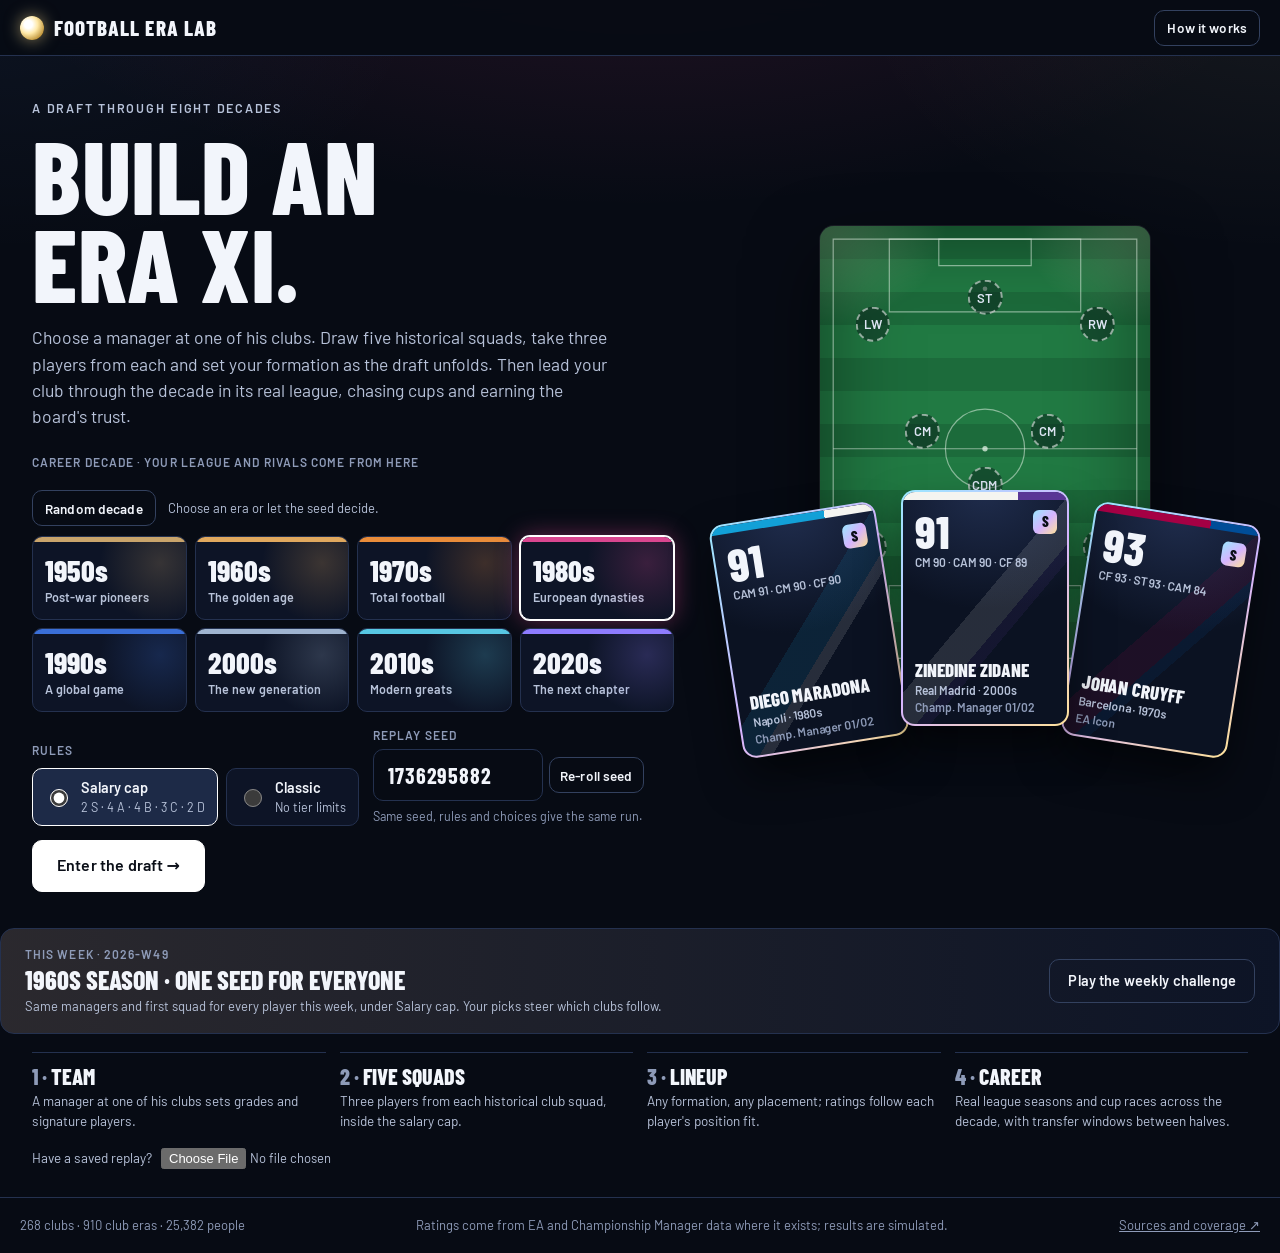
<file: index.html>
<!doctype html>
<html lang="en">
<head>
  <meta charset="utf-8">
  <meta name="viewport" content="width=device-width, initial-scale=1, viewport-fit=cover">
  <meta name="theme-color" content="#070B14">
  <meta name="color-scheme" content="dark">
  <meta name="description" content="Choose a manager and club from your decade, draft fifteen players across football history, and lead your club through real domestic leagues, cup races and transfer windows with an Eraball-inspired board economy.">
  <title>Football Era Lab</title>
  <link rel="icon" href="data:image/svg+xml,%3Csvg xmlns='http://www.w3.org/2000/svg' viewBox='0 0 64 64'%3E%3Crect width='64' height='64' rx='14' fill='%23070B14'/%3E%3Ccircle cx='32' cy='32' r='16' fill='%23FFE9A8'/%3E%3Ccircle cx='27' cy='27' r='6' fill='%23fff'/%3E%3C/svg%3E">
  <link rel="preload" href="./app/fonts/barlow-condensed-800-latin.woff2" as="font" type="font/woff2" crossorigin>
  <link rel="preload" href="./app/fonts/barlow-400-latin.woff2" as="font" type="font/woff2" crossorigin>
  <link rel="stylesheet" href="./app/style.css">
</head>
<body>
  <a class="skip" href="#game">Skip to the game</a>
  <header class="bar">
    <a class="brand" href="./" aria-label="Football Era Lab home"><span class="orb" aria-hidden="true"></span><span>Football Era Lab</span></a>
    <nav id="steps" class="steps" aria-label="Draft progress"></nav>
    <div class="bar-tools"><span id="run-meta" class="run-meta"></span>
      <button class="btn q sm" type="button" id="undo" hidden disabled aria-keyshortcuts="Control+Z">Undo</button>
      <button class="btn q sm" type="button" id="redo" hidden disabled aria-keyshortcuts="Control+Shift+Z">Redo</button>
      <button class="btn q sm" type="button" id="about-open">How it works</button>
      <button class="btn q sm" type="button" id="reset-open" hidden>New draft</button></div>
  </header>
  <main id="game" tabindex="-1"><div class="loading"><span class="orb big" aria-hidden="true"></span><h1>Opening the archive</h1><p>52,976 cards from eight decades are on their way.</p></div></main>
  <div id="notice" class="toast" role="status" aria-live="polite" hidden></div>
  <dialog id="about-dialog" class="dialog"><form method="dialog"><button class="dialog-close" aria-label="Close">×</button></form><div id="about-content"></div></dialog>
  <dialog id="reset-dialog" class="dialog"><h2>Start a new draft?</h2><p>Your current run is saved in this browser. Starting again replaces it.</p><div class="row"><button id="reset-confirm" class="btn" type="button">Start again</button><button id="reset-cancel" class="btn q" type="button">Keep this run</button></div></dialog>
  <footer class="footer"><span id="data-status">Loading the archive</span><span>Ratings come from EA and Championship Manager data where it exists; results are simulated.</span><a href="https://github.com/symonyeal/Football-Era-Lab/blob/main/docs/DATA.md">Sources and coverage ↗</a></footer>
  <script type="module" src="./app/main.js"></script>
</body>
</html>
</file>
<file: app/style.css>
@charset "UTF-8";
/* Barlow and Barlow Condensed, SIL Open Font License 1.1 (app/fonts/OFL.txt): latin and latin-ext subsets. */
@font-face{font-family:"Barlow";font-style:normal;font-weight:400;font-display:swap;src:url("fonts/barlow-400-latin-ext.woff2") format("woff2");unicode-range:U+0100-02BA, U+02BD-02C5, U+02C7-02CC, U+02CE-02D7, U+02DD-02FF, U+0304, U+0308, U+0329, U+1D00-1DBF, U+1E00-1E9F, U+1EF2-1EFF, U+2020, U+20A0-20AB, U+20AD-20C4, U+2113, U+2C60-2C7F, U+A720-A7FF}
@font-face{font-family:"Barlow";font-style:normal;font-weight:400;font-display:swap;src:url("fonts/barlow-400-latin.woff2") format("woff2");unicode-range:U+0000-00FF, U+0131, U+0152-0153, U+02BB-02BC, U+02C6, U+02DA, U+02DC, U+0304, U+0308, U+0329, U+2000-206F, U+20AC, U+2122, U+2191, U+2193, U+2212, U+2215, U+FEFF, U+FFFD}
@font-face{font-family:"Barlow";font-style:normal;font-weight:600;font-display:swap;src:url("fonts/barlow-600-latin-ext.woff2") format("woff2");unicode-range:U+0100-02BA, U+02BD-02C5, U+02C7-02CC, U+02CE-02D7, U+02DD-02FF, U+0304, U+0308, U+0329, U+1D00-1DBF, U+1E00-1E9F, U+1EF2-1EFF, U+2020, U+20A0-20AB, U+20AD-20C4, U+2113, U+2C60-2C7F, U+A720-A7FF}
@font-face{font-family:"Barlow";font-style:normal;font-weight:600;font-display:swap;src:url("fonts/barlow-600-latin.woff2") format("woff2");unicode-range:U+0000-00FF, U+0131, U+0152-0153, U+02BB-02BC, U+02C6, U+02DA, U+02DC, U+0304, U+0308, U+0329, U+2000-206F, U+20AC, U+2122, U+2191, U+2193, U+2212, U+2215, U+FEFF, U+FFFD}
@font-face{font-family:"Barlow Condensed";font-style:normal;font-weight:700;font-display:swap;src:url("fonts/barlow-condensed-700-latin-ext.woff2") format("woff2");unicode-range:U+0100-02BA, U+02BD-02C5, U+02C7-02CC, U+02CE-02D7, U+02DD-02FF, U+0304, U+0308, U+0329, U+1D00-1DBF, U+1E00-1E9F, U+1EF2-1EFF, U+2020, U+20A0-20AB, U+20AD-20C4, U+2113, U+2C60-2C7F, U+A720-A7FF}
@font-face{font-family:"Barlow Condensed";font-style:normal;font-weight:700;font-display:swap;src:url("fonts/barlow-condensed-700-latin.woff2") format("woff2");unicode-range:U+0000-00FF, U+0131, U+0152-0153, U+02BB-02BC, U+02C6, U+02DA, U+02DC, U+0304, U+0308, U+0329, U+2000-206F, U+20AC, U+2122, U+2191, U+2193, U+2212, U+2215, U+FEFF, U+FFFD}
@font-face{font-family:"Barlow Condensed";font-style:normal;font-weight:800;font-display:swap;src:url("fonts/barlow-condensed-800-latin-ext.woff2") format("woff2");unicode-range:U+0100-02BA, U+02BD-02C5, U+02C7-02CC, U+02CE-02D7, U+02DD-02FF, U+0304, U+0308, U+0329, U+1D00-1DBF, U+1E00-1E9F, U+1EF2-1EFF, U+2020, U+20A0-20AB, U+20AD-20C4, U+2113, U+2C60-2C7F, U+A720-A7FF}
@font-face{font-family:"Barlow Condensed";font-style:normal;font-weight:800;font-display:swap;src:url("fonts/barlow-condensed-800-latin.woff2") format("woff2");unicode-range:U+0000-00FF, U+0131, U+0152-0153, U+02BB-02BC, U+02C6, U+02DA, U+02DC, U+0304, U+0308, U+0329, U+2000-206F, U+20AC, U+2122, U+2191, U+2193, U+2212, U+2215, U+FEFF, U+FFFD}
/* Floodlights: a night match. The pitch is the brightest surface; clubs arrive in their kit colours; tiers
   are metals (S prism, A gold, B silver, C bronze, D iron). One carrier per meaning: kit colours mark the
   club, metals the cap cost, era colours the decade, icon + text the state, white outlines selection and
   cyan rings keyboard focus. Every text pair below meets 4.5:1 (tests/engine/contrast.test.mjs). */
:root{
  color-scheme:dark;
  --n0:#070B14;--n1:#0D1426;--n2:#141E36;--n3:#1D2A47;--l1:#24314F;--l2:#33415F;
  --ink:#F2F5FB;--ink2:#B7C2D9;--ink3:#8E9BB8;--g1:#1C6B3B;--g2:#217A43;
  --focus:#6CD4FF;--good:#4BD989;--warn:#FFC04D;--bad:#FF7A7A;--on:#0B0F18;
  --tS:linear-gradient(135deg,#9BE7FF,#D6B4FF 52%,#FFE29A);--tA:#E7B54A;--tB:#C5CFDB;--tC:#CD8D5C;--tD:#8A94A6;
  --era-1950:#C9A46B;--era-1960:#E0A85E;--era-1970:#E98C3A;--era-1980:#D9468F;--era-1990:#3A6FD8;--era-2000:#9FB4D0;--era-2010:#57C7E3;--era-2020:#8E7CFF;
  --era:#9FB4D0;--fd:"Barlow Condensed","Arial Narrow",sans-serif;--fu:"Barlow","Segoe UI",system-ui,sans-serif;--bar:56px;
}
body[data-era="1950"]{--era:var(--era-1950)}body[data-era="1960"]{--era:var(--era-1960)}body[data-era="1970"]{--era:var(--era-1970)}body[data-era="1980"]{--era:var(--era-1980)}
body[data-era="1990"]{--era:var(--era-1990)}body[data-era="2000"]{--era:var(--era-2000)}body[data-era="2010"]{--era:var(--era-2010)}body[data-era="2020"]{--era:var(--era-2020)}
*{box-sizing:border-box}
html{-webkit-text-size-adjust:100%}
body{margin:0;min-height:100dvh;display:flex;flex-direction:column;color:var(--ink);font:400 15px/1.45 var(--fu);-webkit-font-smoothing:antialiased;
  background:radial-gradient(1100px 520px at 50% -14%,color-mix(in srgb,var(--era) 16%,transparent),transparent 64%),radial-gradient(700px 420px at 0% 0%,rgba(110,160,255,.06),transparent 60%),radial-gradient(700px 420px at 100% 0%,rgba(255,236,190,.06),transparent 60%),var(--n0);background-attachment:fixed}
button,input,select,textarea{font:inherit;color:inherit}
button{cursor:pointer}
button:disabled,[aria-disabled=true]{cursor:not-allowed}
h1,h2,h3,p{margin:0}
a{color:inherit}
[hidden]{display:none!important}
:focus-visible{outline:3px solid var(--focus);outline-offset:2px}
.sr-only{position:absolute;width:1px;height:1px;margin:-1px;overflow:hidden;clip:rect(0,0,0,0);white-space:nowrap}
.skip{position:absolute;left:12px;top:-60px;z-index:50;background:#fff;color:var(--on);padding:10px 14px;border-radius:8px;font-weight:600}
.skip:focus{top:8px}
.ic{width:15px;height:15px;flex:none;display:inline-block;vertical-align:-2px}
.lbl{font:600 12px/1.25 var(--fu);letter-spacing:.09em;text-transform:uppercase;color:var(--ink3)}
.eyebrow{font:600 12.5px/1.3 var(--fu);letter-spacing:.14em;text-transform:uppercase;color:var(--ink2)}
.small{font-size:13px;line-height:1.4;color:var(--ink2)}
.small b,.small strong{color:var(--ink);font-weight:600}
.dim{color:var(--ink3)}
.warn{color:var(--warn)}
.row{display:flex;align-items:center;gap:10px;min-width:0}
.row.wrap{flex-wrap:wrap}
.row.top{align-items:flex-start}
.grow{flex:1;min-width:0}
.sp{margin-left:auto}
.btn{display:inline-flex;align-items:center;justify-content:center;gap:8px;min-height:44px;padding:0 18px;border-radius:10px;border:1px solid #fff;background:#fff;color:var(--on);font:700 14.5px/1.15 var(--fu);letter-spacing:.01em;text-decoration:none;white-space:nowrap}
.btn:hover:not(:disabled){background:#E8EEFA}
.btn.q{background:transparent;color:var(--ink);border-color:var(--l2)}
.btn.q:hover:not(:disabled){background:var(--n2)}
.btn.sm{min-height:36px;padding:0 12px;font-size:13.5px}
.btn.big{min-height:52px;padding:0 24px;font-size:16px}
.btn:disabled{opacity:.42}
.link{background:none;border:0;padding:6px 0;color:var(--ink2);text-decoration:underline;text-underline-offset:3px;font-size:14px}
.iconbtn{display:grid;place-items:center;width:44px;height:44px;border-radius:10px;border:1px solid var(--l1);background:transparent;color:var(--ink2);font-size:22px;line-height:1;flex:none}
.tg{display:inline-flex;align-items:center;font:700 12px/1 var(--fu);font-style:normal;letter-spacing:.02em;border-radius:4px;padding:3px 5px;flex:none;white-space:nowrap}
.tg.w{background:#fff;color:var(--on)}
.tg.o{border:1px solid var(--l2);color:var(--ink2)}
.ti{display:inline-grid;place-items:center;width:24px;height:24px;border-radius:6px;font:800 15px/1 var(--fd);color:var(--on);flex:none}
.ti.S{background:var(--tS)}.ti.A{background:var(--tA)}.ti.B{background:var(--tB)}.ti.C{background:var(--tC)}.ti.D{background:var(--tD)}
.ti.sm{width:18px;height:18px;font-size:12.5px;border-radius:4px}
.up{color:var(--good)}.dn{color:var(--ink3)}.z{color:var(--ink3)}
.honours{display:flex;gap:6px;flex-wrap:wrap;margin-top:10px}
.honour{font:700 12px/1 var(--fu);letter-spacing:.06em;text-transform:uppercase;background:#fff;color:var(--on);padding:5px 8px;border-radius:4px}

/* Header */
.bar{position:sticky;top:0;z-index:20;display:flex;align-items:center;gap:20px;min-height:var(--bar);padding:0 20px;padding-top:env(safe-area-inset-top,0px);border-bottom:1px solid var(--l1);background:rgba(7,11,20,.92);backdrop-filter:blur(8px)}
.brand{display:flex;align-items:center;gap:10px;font:800 21px/1 var(--fd);letter-spacing:.05em;text-transform:uppercase;text-decoration:none;white-space:nowrap}
.orb{width:24px;height:24px;border-radius:50%;background:radial-gradient(circle at 35% 35%,#fff 0 18%,#FFE9A8 42%,#B88B2E 80%);box-shadow:0 0 16px rgba(255,226,150,.55);flex:none}
.orb.big{display:block;width:56px;height:56px;margin:0 auto 18px;animation:glow 1.6s ease-in-out infinite alternate}
@keyframes glow{to{box-shadow:0 0 34px rgba(255,226,150,.85)}}
.steps ol{display:flex;align-items:center;gap:16px;margin:0;padding:0;list-style:none}
.stp{display:flex;align-items:center;gap:7px;font:600 12px var(--fu);letter-spacing:.09em;text-transform:uppercase;color:var(--ink3);white-space:nowrap}
.stp.on{color:var(--ink)}.stp.ok{color:var(--ink2)}
.pp{display:inline-grid;place-items:center;width:22px;height:22px;border-radius:50%;border:1.5px solid var(--l2);font:700 12px var(--fu);letter-spacing:0}
.stp.on .pp{background:#fff;color:var(--on);border-color:#fff}.stp.ok .pp{border-color:var(--ink2)}
.sqp{display:inline-flex;gap:3px;margin-left:4px}.sqp i{width:16px;height:6px;border-radius:3px;background:var(--l1)}.sqp i.on{background:#fff}.sqp i.ok{background:var(--ink2)}
.bar-tools{margin-left:auto;display:flex;align-items:center;gap:8px}
.run-meta{font:600 12.5px var(--fu);color:var(--ink3);white-space:nowrap;margin-right:6px}
main{flex:1;min-width:0;outline:none}
.footer{display:flex;flex-wrap:wrap;justify-content:space-between;gap:10px 20px;padding:18px 20px calc(18px + env(safe-area-inset-bottom,0px));border-top:1px solid var(--l1);font-size:13px;color:var(--ink3)}
body[data-screen="desk"] .footer{display:none}
.loading{max-width:560px;margin:14vh auto;padding:0 20px;text-align:center}
.loading h1{font:800 40px/1 var(--fd);text-transform:uppercase;margin-bottom:10px}
.toast{position:fixed;right:20px;bottom:20px;z-index:40;pointer-events:none;max-width:min(92vw,440px);padding:12px 16px;border-radius:12px;background:var(--n2);border:1px solid var(--l2);box-shadow:0 18px 50px rgba(0,0,0,.55);font-size:14px}
.toast--error{border-color:var(--bad);background:#2A1520}
.dialog{width:min(680px,92vw);max-height:86vh;border:1px solid var(--l2);border-radius:16px;padding:30px;background:var(--n1);color:var(--ink);box-shadow:0 30px 90px rgba(0,0,0,.7)}
.dialog::backdrop{background:rgba(3,5,10,.72)}
.dialog h2{font:800 36px/1 var(--fd);text-transform:uppercase;margin:8px 0 14px}
.dialog h3{font:700 22px/1.1 var(--fd);margin:22px 0 6px}
.dialog p{color:var(--ink2);margin:8px 0;font-size:14.5px}
.dialog .row{margin-top:20px}
.dialog-close{float:right;width:44px;height:44px;border:1px solid var(--l1);border-radius:10px;background:none;font-size:24px;line-height:1}
.note{background:var(--n2);border-radius:10px;padding:12px 14px;margin-top:16px}

/* Start screen */
.land{display:grid;grid-template-columns:minmax(0,1.1fr) minmax(0,.9fr);gap:48px;max-width:1360px;margin:0 auto;padding:44px 32px 24px;align-items:center}
.land h1{font:800 clamp(64px,8vw,112px)/.86 var(--fd);text-transform:uppercase;letter-spacing:.005em;margin:14px 0 18px}
.lede{font-size:17.5px;line-height:1.5;color:var(--ink2);max-width:58ch}
.start{margin-top:26px;display:grid;gap:16px}
fieldset{border:0;margin:0;padding:0;min-width:0}
legend{padding:0;margin-bottom:10px}
.tiles{display:grid;grid-template-columns:repeat(4,minmax(0,1fr));gap:8px}
.tile{position:relative;overflow:hidden;min-height:84px;padding:14px 12px 10px;border-radius:10px;border:1px solid var(--l1);background:var(--n1);text-align:left}
.tile::before{content:"";position:absolute;left:0;right:0;top:0;height:5px;background:var(--era)}
.tile::after{content:"";position:absolute;right:-34px;top:-34px;width:120px;height:120px;border-radius:50%;background:radial-gradient(closest-side,var(--era),transparent);opacity:.22}
.tile b{display:block;font:800 30px/1 var(--fd)}
.tile small{display:block;font:600 12.5px var(--fu);color:var(--ink2);margin-top:4px}
.tile[aria-pressed=true]{border-color:#fff;box-shadow:0 0 0 1px #fff,0 0 24px color-mix(in srgb,var(--era) 45%,transparent)}
.start-row{display:flex;align-items:flex-end;gap:14px;flex-wrap:wrap}
.rules{display:flex;gap:8px}
.rules legend{width:100%}
.rules label{display:flex;align-items:center;gap:10px;min-height:52px;padding:8px 12px;border-radius:10px;border:1px solid var(--l1);background:var(--n1);cursor:pointer}
.rules label:has(input:checked){border-color:#fff;background:var(--n3)}
.rules input{width:18px;height:18px;accent-color:#fff;flex:none}
.rules b{display:block;font-size:14.5px}.rules small{display:block;font-size:12.5px;color:var(--ink2)}
.seed{display:grid;gap:6px}
.seed input{width:170px;min-height:52px;border-radius:10px;border:1px solid var(--l1);background:var(--n0);padding:0 14px;font:700 22px var(--fd);letter-spacing:.04em}
.seed small{font-size:12.5px;color:var(--ink3)}
.land-art{position:relative;min-height:540px}
.land-pitch{position:absolute;left:50%;top:0;width:min(330px,70%);transform:translateX(-50%)}
.fans{position:absolute;left:0;right:0;bottom:0;height:300px;display:flex;justify-content:center}
.fan{position:absolute;bottom:20px;left:50%;transform:translateX(calc(-50% + (var(--i) - 1) * 150px)) rotate(var(--a));transform-origin:50% 120%}
.fan:nth-child(2){z-index:2;bottom:40px}
.weekly{display:flex;align-items:center;gap:24px;max-width:1296px;margin:12px auto 0;padding:18px 24px;border-radius:14px;border:1px solid var(--l1);background:linear-gradient(90deg,color-mix(in srgb,var(--era-1960) 14%,var(--n1)),var(--n1))}
.weekly .wk{font:800 26px/1.05 var(--fd);text-transform:uppercase;margin:4px 0}
.weekly .btn{margin-left:auto}
.how{display:grid;grid-template-columns:repeat(4,minmax(0,1fr));gap:14px;max-width:1296px;margin:18px auto 0;padding:0 32px;list-style:none;counter-reset:s}
.how li{counter-increment:s;display:grid;gap:4px;padding-top:12px;border-top:1px solid var(--l1)}
.how b{font:800 22px/1 var(--fd);text-transform:uppercase}
.how b::before{content:counter(s) " · ";color:var(--ink3)}
.how span{font-size:13.5px;color:var(--ink2)}
.replay{max-width:1296px;margin:18px auto 28px;padding:0 32px;font-size:13.5px;color:var(--ink2)}
.replay input{font-size:13px;margin-left:6px}

/* Collectible card */
.vc{position:relative;width:168px;height:236px;border-radius:14px;padding:2px;background:var(--tier);flex:none;box-shadow:0 22px 40px rgba(0,0,0,.5)}
.vi{position:relative;height:100%;border-radius:12px;overflow:hidden;display:flex;flex-direction:column;padding:18px 12px 10px;background:radial-gradient(120% 70% at 50% 0%,#1F2C4C,#0B1222 72%)}
.vi::before{content:"";position:absolute;left:0;right:0;top:0;height:8px;background:linear-gradient(90deg,var(--k1) 0 70%,var(--k2) 70%)}
.vi::after{content:"";position:absolute;inset:0;background:linear-gradient(130deg,transparent 0 47%,var(--k1) 47% 58%,var(--k2) 58% 62%,transparent 62%);opacity:.12;pointer-events:none}
.vi>*{position:relative;z-index:1}
.vc .rt{font:800 46px/.9 var(--fd)}
.vc .ps{font:600 12px var(--fu);color:var(--ink2);margin-top:4px}
.vc .ti{position:absolute;right:10px;top:18px}
.vc .vn{margin-top:auto;font:800 19px/1.02 var(--fd);text-transform:uppercase}
.vc .cl,.vc .src{font:600 12px var(--fu);color:var(--ink2);margin-top:3px}
.vc .src{color:var(--ink3)}
.vc .ov{position:absolute;left:8px;right:8px;bottom:8px;z-index:3;display:flex;gap:6px;align-items:flex-start;font:600 12px/1.25 var(--fu);padding:7px 8px;border-radius:8px;background:rgba(5,9,18,.94);border:1px solid var(--l1)}
.vc .ov.r{color:var(--bad)}
.vc.bl .vi{background:repeating-linear-gradient(135deg,rgba(255,255,255,.06) 0 7px,transparent 7px 14px),#0B1222}

/* Manager and club */
.teams{max-width:1440px;margin:0 auto;padding:24px 24px 32px}
.teams .head{display:flex;align-items:flex-end;gap:20px;margin-bottom:18px}
.teams h1{font:800 clamp(36px,4.2vw,52px)/1 var(--fd);text-transform:uppercase;margin:8px 0}
.teams .head .btn{margin-left:auto}
.tcs{display:grid;grid-template-columns:repeat(5,minmax(0,1fr));gap:14px}
.tc{position:relative;display:flex;flex-direction:column;border-radius:14px;overflow:hidden;background:var(--n1);border:1px solid var(--l1);min-width:0}
.tc.on{border-color:#fff;box-shadow:0 0 0 1px #fff,0 0 30px rgba(255,255,255,.12)}
.th,.sh,.tm{position:relative;overflow:hidden;background:var(--n2)}
.th::before,.sh::before,.tm::before,.result-hero::before{content:"";position:absolute;inset:0;background:linear-gradient(120deg,var(--k1,#55627D) 0 32%,var(--k2,#C9D2E3) 32% 39%,transparent 39%);opacity:.2;pointer-events:none}
.th::after,.sh::after,.tm::after,.result-hero::after{content:"";position:absolute;left:0;right:0;top:0;height:6px;background:linear-gradient(90deg,var(--k1,#55627D) 0 70%,var(--k2,#C9D2E3) 70%)}
.th>*,.sh>*,.tm>*,.result-hero>*{position:relative;z-index:1}
.th{padding:18px 16px 14px;min-height:112px}
.cn{font:800 30px/.95 var(--fd);text-transform:uppercase;margin-top:6px;overflow-wrap:anywhere}
.yr{font:700 17px/1 var(--fd);color:var(--ink2);margin-top:7px;letter-spacing:.03em}
.tc .bd{padding:14px 16px 16px;display:grid;gap:12px;align-content:start;flex:1}
.mg{font:700 23px/1.05 var(--fd)}
.gr{display:flex;gap:14px;flex-wrap:wrap}
.gr span{display:flex;align-items:center;gap:6px;font:600 12px var(--fu);letter-spacing:.06em;text-transform:uppercase;color:var(--ink3)}
.gr b{display:inline-grid;place-items:center;width:28px;height:28px;border-radius:7px;background:var(--n3);border:1px solid var(--l2);color:#fff;font:800 17px var(--fd);letter-spacing:0}
.fs{font:700 16px/1.3 var(--fd);margin-top:4px}
.tc .sq{margin-top:auto}
.tc .bd .row .btn{flex:1}
.insp-team{position:relative;margin-top:14px;display:grid;grid-template-columns:minmax(0,1.2fr) minmax(0,1fr) minmax(0,1.4fr) auto;gap:26px;padding:18px 22px;border-radius:14px;border:1px solid var(--l1);background:var(--n1);align-items:start}
.insp-team .cta{align-self:end;display:grid;gap:8px;justify-items:end}
.insp-team .cols{columns:2;column-gap:20px;margin-top:8px}
.fm{display:inline-flex;align-items:center;gap:9px;min-height:48px;padding:0 12px 0 8px;border-radius:10px;background:var(--n1);border:1px solid var(--l1);white-space:nowrap;text-align:left;flex:none}
.fm.on{background:var(--n3);border-color:#fff}
.fm.pv{border:1px dashed #fff;background:var(--n2)}
.fm b{display:block;font:700 17px/1 var(--fd);letter-spacing:.02em}
.fm small{display:block;font:600 12px/1.2 var(--fu);color:var(--ink3);margin-top:3px}
.md{position:relative;width:24px;height:32px;border-radius:4px;background:rgba(33,122,67,.42);border:1px solid rgba(255,255,255,.14);flex:none}
.md i{position:absolute;width:4px;height:4px;margin:-2px 0 0 -2px;border-radius:50%;background:#E8F0FF}
.sel select,.field select,.field textarea,.ctl input{width:100%;min-height:42px;border-radius:9px;border:1px solid var(--l1);background:var(--n0);padding:0 10px;font-size:14px}
.sel.full{display:block;margin-top:10px}
.field{display:grid;gap:5px;margin:8px 0}
.field textarea{padding:8px 10px;font-family:ui-monospace,Consolas,monospace;font-size:12.5px;resize:vertical}

/* Workspace */
.ws{display:grid;grid-template-columns:380px minmax(0,1fr) 340px;gap:16px;padding:16px;height:calc(100dvh - var(--bar) - env(safe-area-inset-top,0px))}
@media (min-width:1500px){.ws{grid-template-columns:400px minmax(0,1fr) 380px}}
.col{min-width:0;min-height:0;display:flex;flex-direction:column;gap:10px;outline:none}
.pn{background:var(--n1);border:1px solid var(--l1);border-radius:14px}
.squad{overflow:hidden;gap:0}
.sh{padding:18px 16px 12px;border-radius:14px 14px 0 0}
.club{font:800 38px/.95 var(--fd);text-transform:uppercase;letter-spacing:.01em;margin-top:6px;overflow-wrap:anywhere}
.dots{display:inline-flex;gap:5px;margin-left:auto}.dots i{width:12px;height:12px;border-radius:50%;border:1.5px solid var(--ink2)}.dots i.on{background:#fff;border-color:#fff}
.sh .row{margin-top:4px}
.ctl{display:flex;gap:8px;padding:10px 10px 0}
.ctl .in{position:relative;flex:1;display:flex;align-items:center;gap:8px;min-height:42px;border-radius:9px;border:1px solid var(--l1);background:var(--n0);padding:0 10px;color:var(--ink3)}
.ctl .in input{border:0;background:none;min-height:40px;padding:0;color:var(--ink)}
.ctl .in input:focus{outline:none}
.ctl .in:focus-within{outline:3px solid var(--focus);outline-offset:2px}
.ctl kbd{font:600 12px var(--fu);border:1px solid var(--l1);border-radius:4px;padding:0 6px;color:var(--ink3)}
@media (pointer:coarse){.ctl kbd{display:none}}
.ctl .sel{width:146px;flex:none}
.fcs{display:flex;gap:6px;padding:8px 10px;overflow-x:auto;scrollbar-width:none;-webkit-mask-image:linear-gradient(90deg,#000 88%,transparent);mask-image:linear-gradient(90deg,#000 88%,transparent)}
.fc2{display:inline-flex;align-items:center;gap:6px;min-height:34px;padding:0 11px;border-radius:999px;border:1px solid var(--l1);background:transparent;font:600 13px var(--fu);color:var(--ink2);white-space:nowrap;flex:none}
.fc2[aria-pressed=true]{background:#fff;color:var(--on);border-color:#fff}
.fc2 small{font:600 12px var(--fu);opacity:.8}
.fc2.chk{cursor:pointer}.fc2.chk input{accent-color:#fff;width:16px;height:16px}
.list{flex:1;min-height:0;overflow:auto;padding:0 10px 10px;scrollbar-width:thin;scrollbar-color:var(--l2) transparent}
.gh{display:flex;justify-content:space-between;gap:10px;padding:10px 4px 6px;font:600 12px var(--fu);letter-spacing:.09em;text-transform:uppercase;color:var(--ink3)}
.pr{position:relative;display:grid;grid-template-columns:34px minmax(0,1fr) auto 24px;align-items:center;gap:10px;width:100%;min-height:54px;padding:6px 12px 6px 16px;margin-bottom:5px;border-radius:10px;border:1px solid transparent;background:var(--n2);text-align:left}
.pr::before{content:"";position:absolute;left:0;top:9px;bottom:9px;width:4px;border-radius:0 3px 3px 0;background:linear-gradient(180deg,var(--k1) 0 62%,var(--k2) 62%)}
.pr:hover:not([aria-disabled]){background:var(--n3)}
.pr .r{font:700 25px/1 var(--fd)}
.pr .mn{min-width:0}
.pr .nm{display:flex;align-items:center;gap:6px;font:600 15px/1.15 var(--fu);white-space:nowrap;overflow:hidden}
.pr .nm>span{overflow:hidden;text-overflow:ellipsis}
.pr .mt{display:block;font:500 12.5px/1.25 var(--fu);color:var(--ink3);margin-top:3px;white-space:nowrap;overflow:hidden;text-overflow:ellipsis}
.pr .mt em{font-style:normal;color:var(--ink2)}
.pr .fit{text-align:right;line-height:1;white-space:nowrap}
.pr .fit b{display:block;font:700 17px var(--fd);letter-spacing:.02em}
.pr .fit small{font:600 12px var(--fu);color:var(--ink3)}
.pr .st{display:inline-flex;align-items:center;gap:4px;font:600 12px var(--fu);color:var(--ink2)}
.pr.sel{background:var(--n3);border-color:#fff;box-shadow:0 0 0 1px #fff,0 0 26px rgba(255,255,255,.14)}
.player-row--blocked{background:repeating-linear-gradient(135deg,rgba(255,255,255,.045) 0 6px,transparent 6px 12px),var(--n1);border-color:var(--l1)}
.player-row--blocked .r,.player-row--blocked .nm{color:var(--ink2)}
.pr .why{display:flex;align-items:center;gap:5px;font:600 12.5px var(--fu);color:var(--bad);margin-top:3px;white-space:nowrap;overflow:hidden}
.pr .why span{overflow:hidden;text-overflow:ellipsis}
.pr.own{opacity:.62}
.blk{margin:6px 0 4px;border:1px solid var(--l1);border-radius:10px;background:var(--n0);padding:2px 8px 4px}
.blk summary{display:flex;align-items:center;flex-wrap:wrap;gap:6px 8px;padding:9px 2px;cursor:pointer;font:600 12px var(--fu);letter-spacing:.09em;text-transform:uppercase;color:var(--ink2);list-style:none}
.blk summary::-webkit-details-marker{display:none}
.blk summary::after{content:"Show ▾";margin-left:auto;letter-spacing:0;text-transform:none;color:var(--ink3)}
.blk[open] summary::after{content:"Hide ▴"}
.blk summary small{flex-basis:100%;font:500 12.5px/1.35 var(--fu);letter-spacing:0;text-transform:none;color:var(--ink3)}
.empty{padding:18px 6px;font-size:14px;color:var(--ink2)}
.reveal{position:relative;flex:1;display:flex;flex-direction:column;justify-content:center;gap:14px;padding:28px 24px;overflow:hidden;border-radius:14px;background:radial-gradient(60% 70% at 50% -10%,rgba(255,240,200,.18),transparent 60%),var(--n1)}
.reveal::before{content:"";position:absolute;left:-10%;right:-10%;top:62%;height:120px;transform:rotate(-8deg);background:linear-gradient(90deg,transparent,var(--k1,#2A3858) 25% 70%,var(--k2,#55627D) 70% 78%,transparent);opacity:.35;transition:opacity .3s}
.reveal>*{position:relative}
.rv-club{font:800 46px/.92 var(--fd);text-transform:uppercase;min-height:1.84em;display:flex;align-items:flex-end}
.reveal.rolling .rv-club{color:var(--ink2)}
.reveal.landed::before{opacity:.65}
.reveal.landed .rv-club{color:#fff;animation:land .38s ease-out}
@keyframes land{from{transform:scale(1.08);text-shadow:0 0 30px rgba(255,240,200,.8)}to{transform:none}}
.drafted{display:flex;flex-wrap:wrap;gap:6px;align-items:center}
.drafted .lbl{width:100%}
.chip{display:inline-flex;align-items:center;gap:6px;min-height:28px;padding:0 10px;border-radius:999px;border:1px solid var(--l1);font:600 12.5px var(--fu);color:var(--ink2);white-space:nowrap}
.kd{width:10px;height:10px;border-radius:50%;background:linear-gradient(90deg,var(--k1) 0 60%,var(--k2) 60%);flex:none}
.rev{padding:18px;display:grid;gap:12px;overflow:auto}
.rev h2{font:800 34px/1 var(--fd);text-transform:uppercase}
.checks{list-style:none;margin:0;padding:0;display:grid;gap:10px}
.checks li{display:flex;gap:10px;align-items:flex-start}
.checks li>b{width:18px;font:700 16px var(--fu);flex:none}
.checks .ok>b{color:var(--good)}.checks .no>b{color:var(--warn)}.checks .nb>b{color:var(--warn)}
.checks strong{display:block;font:600 14.5px var(--fu)}
.checks small{display:block;font-size:13px;color:var(--ink2)}
.opp{padding:10px 12px;border-radius:10px;background:var(--n2)}
.rev .btn.big{margin-top:auto}

/* Pitch column */
.lineup{align-items:stretch}
.fbar{display:grid;grid-template-columns:minmax(0,1fr) auto;align-items:center;gap:6px 8px}
.fbar>.lbl{grid-column:1/-1}
.fb{display:flex;align-items:center;gap:8px;overflow-x:auto;scrollbar-width:none;padding-bottom:2px}
.fsel{min-width:150px}
.pvb{display:flex;align-items:center;gap:12px;padding:10px 14px;border-radius:12px;border:1px dashed #fff;background:var(--n2);outline:none}
.pvb>div{flex:1;min-width:0}
.pvb b{display:block;font:700 15px var(--fu)}
.pvb small{display:block;font-size:13px;color:var(--ink2)}
.pitch-wrap{flex:1;min-height:0;container-type:size;display:grid;place-items:center}
.pitch-wrap .pt{height:min(100cqh,135cqw)}
.pt{position:relative;aspect-ratio:100/135;border-radius:14px;container-type:inline-size;flex:none;
  background:radial-gradient(55% 32% at 0% 0%,rgba(255,248,220,.24),transparent 70%),radial-gradient(55% 32% at 100% 0%,rgba(255,248,220,.24),transparent 70%),radial-gradient(55% 32% at 0% 100%,rgba(255,248,220,.16),transparent 70%),radial-gradient(55% 32% at 100% 100%,rgba(255,248,220,.16),transparent 70%),repeating-linear-gradient(180deg,var(--g1) 0 7.4%,var(--g2) 7.4% 14.8%);
  box-shadow:inset 0 0 90px rgba(0,0,0,.5),0 0 0 1px rgba(255,255,255,.07),0 30px 70px rgba(0,0,0,.55)}
.pt>svg{position:absolute;inset:0;width:100%;height:100%;border-radius:14px}
.tk{--cs:clamp(34px,10.5cqw,50px);position:absolute;transform:translate(-50%,-50%);display:flex;flex-direction:column;align-items:center;gap:3px;width:clamp(70px,22cqw,108px);padding:2px 0;border:0;background:none;text-align:center;z-index:2;border-radius:10px}
.tk .c{display:grid;place-items:center;width:var(--cs);height:var(--cs);border-radius:50%;background:#0A1120;border:3px solid var(--k1,#fff);box-shadow:0 0 0 1px rgba(0,0,0,.65),0 6px 16px rgba(0,0,0,.45);font:700 clamp(15px,4.6cqw,21px)/1 var(--fd);color:#fff}
.tk .n{max-width:100%;font:600 12px/1 var(--fu);color:#fff;background:rgba(5,9,18,.86);padding:3px 6px;border-radius:4px;white-space:nowrap;overflow:hidden;text-overflow:ellipsis}
.tk .s{display:flex;gap:4px;align-items:center;justify-content:center;font:600 12px/1 var(--fu);color:#E6ECF6;background:rgba(5,9,18,.72);padding:2px 5px;border-radius:4px;white-space:nowrap}
.tk .s b{font-weight:600}
.tk.gk .n,.tk.gk .s{position:absolute;left:calc(50% + var(--cs) / 2 + 6px)}.tk.gk .n{bottom:calc(50% + 1px)}.tk.gk .s{top:calc(50% + 1px)}
.tk .s .mild{color:#E6ECF6}
.warn{color:var(--warn)}.bad{color:var(--bad)}
.tk .s.warn,.tk .s .warn{color:var(--warn)}.tk .s.bad,.tk .s .bad{color:var(--bad)}
.tk.e .c{background:rgba(5,9,18,.38);border:2px dashed rgba(255,255,255,.55);font:700 13px var(--fu);color:#DCE4F2;box-shadow:none}
.tk.p .c{background:rgba(5,9,18,.8);border:2px dashed rgba(255,255,255,.85)}
.tk.best .c{border:3px solid #fff;box-shadow:0 0 0 5px rgba(255,255,255,.17),0 0 26px rgba(255,255,255,.55)}
.tk.best .n{background:#fff;color:var(--on)}
.tk.on .c{border-color:#fff;box-shadow:0 0 0 5px rgba(255,255,255,.3),0 0 22px rgba(255,255,255,.5)}
.tk.on .n{background:#fff;color:var(--on)}
.tk.mvd .c{outline:2px dashed #fff;outline-offset:3px}
.tk.g{opacity:.4;z-index:1}.tk.g .c{border-style:dashed}
button.tk:hover:not(:disabled) .c{box-shadow:0 0 0 4px rgba(255,255,255,.22),0 6px 16px rgba(0,0,0,.45)}
button.tk:disabled{cursor:default}
.pt.sm .tk{width:clamp(56px,25cqw,84px)}
.pt.sm .tk .c{border-width:2px}
.bn{display:grid;grid-template-columns:repeat(4,minmax(0,1fr));gap:8px}
.bs{position:relative;display:flex;align-items:center;gap:10px;min-height:62px;padding:8px 12px;border-radius:10px;background:var(--n1);border:1px dashed var(--l2);text-align:left;min-width:0;overflow:hidden}
.bs.f{border:1px solid var(--l1)}
.bs.f::before{content:"";position:absolute;left:0;top:0;bottom:0;width:4px;background:linear-gradient(180deg,var(--k1) 0 62%,var(--k2) 62%)}
.bs.p{border-color:rgba(255,255,255,.8)}
.bs.on{border:2px solid #fff;background:var(--n3)}
.bs .v{font:700 22px/1 var(--fd)}
.bs .t{min-width:0}
.bs .t b{display:block;font:600 13.5px/1.15 var(--fu);white-space:nowrap;overflow:hidden;text-overflow:ellipsis}
.bs .t small{display:flex;align-items:center;gap:4px;font:600 12px/1.2 var(--fu);color:var(--ink3);margin-top:2px;white-space:nowrap}
.ins{font-size:13.5px;color:var(--ink2);min-height:2.6em;padding:0 4px}
.ins strong{color:var(--ink)}

/* Dashboard */
.dash{overflow:auto;scrollbar-width:thin;scrollbar-color:var(--l2) transparent}
.dash>section,.dash-body>section{padding:12px 14px;border-radius:14px;border:1px solid var(--l1);background:var(--n1);display:grid;gap:8px}
.dash-body{display:grid;gap:10px}
.tm{flex-shrink:0;padding:16px 14px 12px!important}
.tm-nm{font:800 24px/1 var(--fd);text-transform:uppercase;margin-top:4px}
.cap{display:grid;grid-template-columns:repeat(5,minmax(0,1fr));gap:6px}
.ct{display:grid;justify-items:center;gap:4px;padding:8px 4px;border-radius:9px;background:var(--n2);border:1px solid var(--l1)}
.ct b{font:700 18px/1 var(--fd)}
.ct small{font:600 12px var(--fu);color:var(--ink3)}
.ct.full{background:repeating-linear-gradient(135deg,rgba(255,255,255,.05) 0 5px,transparent 5px 10px),var(--n1)}
.seg{display:grid;grid-template-columns:repeat(15,minmax(0,1fr));gap:3px}
.seg i{height:8px;border-radius:2px;border:1px solid var(--l1)}
.seg i.S{background:var(--tS);border:0}.seg i.A{background:var(--tA);border:0}.seg i.B{background:var(--tB);border:0}.seg i.C{background:var(--tC);border:0}.seg i.D{background:var(--tD);border:0}
.cnt{grid-template-columns:repeat(3,minmax(0,1fr));text-align:center}
.cnt b{display:block;font:700 22px/1 var(--fd)}
.cnt span{font:600 12px var(--fu);letter-spacing:.08em;text-transform:uppercase;color:var(--ink3)}
.lb{display:grid;grid-template-columns:70px minmax(0,1fr) 40px;gap:8px;align-items:center;font:600 12.5px var(--fu);color:var(--ink2)}
.lb i{position:relative;height:8px;border-radius:4px;background:var(--n3)}
.lb i::after{content:"";position:absolute;left:0;top:0;bottom:0;width:var(--w);border-radius:4px;background:linear-gradient(90deg,#9FB4D0,#fff)}
.lb i::before{content:"";position:absolute;top:-3px;bottom:-3px;left:var(--m);width:2px;background:var(--warn);z-index:1}
.lb b{font:700 15px var(--fd);color:var(--ink);text-align:right}
.insp .big,.sheet .big{font:800 44px/.85 var(--fd)}
.insp .pnm,.sheet .pnm{font:700 17px/1.15 var(--fu)}
.smap{position:relative;aspect-ratio:100/66;border-radius:10px;background:repeating-linear-gradient(180deg,rgba(33,122,67,.32) 0 10%,rgba(28,107,59,.32) 10% 20%);border:1px solid var(--l1)}
.smap span{position:absolute;transform:translate(-50%,-50%);display:inline-flex;align-items:center;gap:4px;height:24px;padding:0 6px;border-radius:5px;font:600 12px/1 var(--fu);background:rgba(5,9,18,.88);color:var(--ink2);white-space:nowrap}
.smap span b{font:700 15px/1 var(--fd);color:#fff}
.smap span.top{box-shadow:0 0 0 1px rgba(255,255,255,.55)}
.smap span.hi{background:#fff;color:var(--on)}.smap span.hi b{color:var(--on)}
.smap span.lo b{color:var(--ink3)}
.kv{display:grid;grid-template-columns:auto minmax(0,1fr);gap:5px 12px;margin:0;font-size:13px;line-height:1.35}
.kv dt{color:var(--ink3);font-weight:600}
.kv dd{margin:0}
.moves ul{list-style:none;margin:0;padding:0;display:grid;gap:6px}
.moves li{display:grid;grid-template-columns:minmax(0,1fr) auto auto;gap:10px;font-size:13.5px}
.moves li span:first-child{font-weight:600;overflow:hidden;text-overflow:ellipsis;white-space:nowrap}
.moves li b{font:700 16px var(--fd)}
.tw{overflow-x:auto;border-radius:10px;border:1px solid var(--l1)}
table{border-collapse:collapse;width:100%;color:var(--ink);font:500 14px/1.3 var(--fu)}
th,td{padding:8px 10px;border-bottom:1px solid var(--l1);text-align:left;white-space:nowrap}
th{font:600 12px var(--fu);letter-spacing:.08em;text-transform:uppercase;color:var(--ink3);background:var(--n2)}
td.k,th.k{text-align:right;font-variant-numeric:tabular-nums}
tbody tr:last-child td{border-bottom:0}
.cmp table{font-size:13px}.cmp td,.cmp th{padding:6px 6px}
.cmp td:first-child,.opp td:first-child{white-space:normal}
.cmp tr.cur td{background:var(--n3);font-weight:700}
.cmp tr.pv td{box-shadow:inset 0 1px #fff,inset 0 -1px #fff}
.cmp .link{padding:0;font-size:13px;color:var(--ink);font-weight:600}
.cmpp td,.cmpp th{padding:5px 8px}

/* Phone placement sheet and bottom bar (shown below 1280 px and 768 px) */
.sheet{display:none}
.bb{display:none}
.seg2{display:grid;grid-template-columns:1fr 1fr;padding:4px;border-radius:12px;background:var(--n1);border:1px solid var(--l1);gap:4px}
.seg2 button{min-height:40px;border-radius:9px;border:0;background:none;font:700 14px var(--fu);color:var(--ink2)}
.seg2 button[aria-selected=true]{background:#fff;color:var(--on)}
.seg2.mob{display:none}
.mcap{display:flex;gap:4px}
.mcap span{display:grid;justify-items:center;gap:2px;min-width:30px}
.mcap b{font:700 15px/1 var(--fd)}
.handle{width:44px;height:5px;border-radius:3px;background:var(--l2);margin:0 auto 10px}
.sheet .row{margin-top:10px}
.sheet-pitch{display:grid;place-items:center;margin-top:10px}
.sheet-pitch .pt{width:min(100%,300px)}
.bn.sm{margin-top:10px}
.bn.sm .bs{min-height:48px;justify-content:center;padding:6px}
.bn.sm .bs .v{font-size:18px}
.sheet-insp{margin-top:10px}

/* Results */
.result-hero,.form,.results-tabs,#result-panel,.share-strip{max-width:1392px;margin-left:auto;margin-right:auto}
.result-hero{position:relative;display:grid;grid-template-columns:auto minmax(0,1fr) minmax(0,1.1fr);gap:34px;align-items:center;margin-top:20px;padding:24px 28px;border-radius:16px;overflow:hidden;border:1px solid var(--l1);background:linear-gradient(180deg,#131D35,#0B1222)}
.result-hero .big{font:800 112px/.82 var(--fd)}
.result-hero .big sup{font-size:40px;vertical-align:top;margin-left:2px;text-transform:uppercase}
.rh-stats{display:grid;grid-template-columns:repeat(4,auto);gap:26px;justify-content:start}
.rh-stats b{display:block;font:800 44px/.9 var(--fd)}
.rh-stats span{font:600 12px var(--fu);letter-spacing:.08em;text-transform:uppercase;color:var(--ink3)}
.rh-line{font:800 24px/1.05 var(--fd);text-transform:uppercase;margin:6px 0}
.form{display:grid;grid-template-columns:repeat(38,minmax(0,1fr));gap:3px;margin-top:16px;padding:0 24px}
.form i{display:grid;place-items:center;height:26px;border-radius:3px;font:700 12px var(--fu);font-style:normal;color:#fff}
.form .W{background:#1F7A45}.form .D{background:#4A5674}.form .L{background:#A83A36}
.results-tabs{display:flex;gap:4px;margin-top:18px;padding:0 24px;border-bottom:1px solid var(--l1);overflow-x:auto;scrollbar-width:none}
.results-tabs button{min-height:44px;padding:0 14px;border:0;border-bottom:3px solid transparent;background:none;font:600 14px var(--fu);color:var(--ink2);white-space:nowrap}
.results-tabs button[aria-selected=true]{color:#fff;border-bottom-color:#fff}
#result-panel{padding:20px 24px}
.st{font:800 30px/1 var(--fd);text-transform:uppercase;margin-bottom:12px}
.res-grid{display:grid;grid-template-columns:minmax(0,1.6fr) minmax(0,.7fr);gap:22px;align-items:start}
.res-grid>*,.xi>*,.repo>*,.challenge-grid>*,.rewards>*{min-width:0}
.tw.league{overflow:visible}
.league th{position:sticky;top:var(--bar);z-index:2}
.your-row td{background:var(--n3);font-weight:700}
.league .your-row td{position:sticky;top:calc(var(--bar) + 33px);bottom:0;z-index:1}
.your-row td:first-child{box-shadow:inset 3px 0 #fff}
.awards{display:grid;gap:10px}
.stat-card{padding:14px 16px;border-radius:12px;border:1px solid var(--l1);background:var(--n1)}
.aw{font:700 21px/1.1 var(--fd);margin:6px 0 2px}
.fixtures{display:grid;grid-template-columns:repeat(2,minmax(0,1fr));gap:8px}
.fixture{display:flex;align-items:center;gap:12px;padding:10px 12px;border-radius:10px;border:1px solid var(--l1);background:var(--n1);font-size:14px}
.fr{font:600 12px/1.2 var(--fu);color:var(--ink3);min-width:44px}
.fsc{font:800 24px/1 var(--fd);min-width:52px}
.fo{flex:1;min-width:0}
.fw{display:grid;place-items:center;width:26px;height:26px;border-radius:5px;font:700 12px var(--fu)}
.fw.win{background:#1F7A45}.fw.draw{background:#4A5674}.fw.loss{background:#A83A36}
.cup-round{margin-bottom:18px}
.cup-round h3{font:700 22px/1 var(--fd);text-transform:uppercase;margin-bottom:8px}
.cup-tie{display:flex;justify-content:space-between;gap:14px;align-items:center;padding:10px 14px;margin-bottom:6px;border-radius:10px;border:1px solid var(--l1);background:var(--n1);font-size:14px}
.cup-tie small{display:block;font-size:12.5px;color:var(--ink3);margin-top:3px}
.cup-tie strong{font:800 24px/1 var(--fd);white-space:nowrap}
.cup-tie--yours{border-color:#fff;background:var(--n3)}
.share-strip{display:flex;align-items:center;justify-content:space-between;gap:14px;flex-wrap:wrap;padding:16px 24px 28px;border-top:1px solid var(--l1)}
.xi{display:grid;grid-template-columns:minmax(0,420px) minmax(0,1fr);gap:20px;align-items:start}
.xi-pitch .pt{width:100%}
.bn.view{grid-template-columns:1fr;align-content:start}
.breakdown{margin-top:16px}
.breakdown summary{cursor:pointer;padding:10px 0;font:600 14px var(--fu)}
.breakdown .small{margin-top:8px}

/* Gauntlet and modes */
.run{display:grid;gap:14px}
.run-head{display:flex;justify-content:space-between;align-items:flex-end;gap:20px;flex-wrap:wrap;padding:18px 22px;border-radius:14px;border:1px solid var(--l1);background:linear-gradient(90deg,color-mix(in srgb,var(--era) 14%,var(--n1)),var(--n1))}
.run-head h2{font:800 40px/1 var(--fd);text-transform:uppercase;margin-top:6px}
.pips{display:flex;gap:3px;flex-wrap:wrap;max-width:280px;margin-top:6px}
.pips i{width:10px;height:14px;border-radius:2px;background:var(--n3)}
.pips i.on{background:#fff}
.run-msg{padding:10px 14px;border-radius:10px;border:1px solid var(--l1);background:var(--n1);font-size:14px}
.run h3{font:800 26px/1 var(--fd);text-transform:uppercase}
.rewards{display:grid;grid-template-columns:repeat(3,minmax(0,1fr));gap:12px}
.reward{display:flex;flex-direction:column;gap:8px;padding:16px;border-radius:12px;border:1px solid var(--l1);background:var(--n1)}
.reward h3{font:700 22px/1.05 var(--fd);text-transform:none}
.reward .btn{margin-top:auto}
.reward--boost{border-color:#fff}
.transfer-pick{padding:10px 0;border-bottom:1px solid var(--l1);font-size:14px}
.transfer-pick input{accent-color:#fff;width:16px;height:16px}
.repo{display:grid;grid-template-columns:minmax(0,1fr) minmax(0,320px);gap:20px;align-items:start}
.repo .xi{grid-template-columns:minmax(0,360px) minmax(0,1fr)}
.mode-log{max-height:420px;overflow:auto;border-radius:12px;border:1px solid var(--l1)}
.mode-event{display:flex;justify-content:space-between;gap:14px;padding:10px 14px;border-bottom:1px solid var(--l1);background:var(--n1);font-size:14px}
.mode-event small{display:block;font-size:12.5px;color:var(--ink3);margin-top:2px}
.mode-event b{white-space:nowrap;font:700 16px var(--fd)}
.challenge-grid{display:grid;grid-template-columns:repeat(2,minmax(0,1fr));gap:16px}
.challenge-card{display:grid;gap:8px;align-content:start;padding:20px;border-radius:14px;border:1px solid var(--l1);background:var(--n1)}
.challenge-card h2,.circuit h2{font:800 34px/1 var(--fd);text-transform:uppercase}
.circuit{display:grid;gap:12px;margin-top:20px}

/* Club career: board decisions remain beside the changing season, on the existing night-match palette. */
.era-tools{display:flex;align-items:center;gap:12px;margin:10px 0}
.seed-row{display:flex;align-items:center;gap:6px}.seed-row input{min-width:0;flex:1}.seed-row .btn{padding:0 10px;flex:none}
.shape-preview{display:flex;align-items:center;gap:14px;margin:12px 0}.start-shape{width:150px;flex:none}.start-shape .pt{width:100%;height:auto}
.shape-caption{display:grid;gap:4px}.shape-caption b{font:800 28px var(--fd)}
.career-hero h1{font:800 38px/1.05 var(--fd);margin:8px 0;text-transform:uppercase;overflow-wrap:anywhere}
.career-board{display:grid;gap:12px;margin:20px 32px;padding:20px;border:1px solid var(--l2);border-radius:14px;background:var(--n1)}
.career-board>.btn{justify-self:start}.career-board h3{font:800 28px var(--fd)}
.career-owner{font-size:16px;color:var(--ink);padding-left:12px;border-left:3px solid var(--warn)}
.career-comps{display:flex;gap:10px;margin:0 32px 20px;overflow-x:auto;padding-bottom:6px}
.career-comps article{display:grid;align-content:start;gap:8px;min-width:165px;padding:14px;border:1px solid var(--l1);border-radius:12px;background:var(--n1)}
.career-comps b{font:700 22px/1.1 var(--fd);overflow-wrap:anywhere}.career-comps .lbl{min-height:30px}
.career-controls{display:flex;align-items:end;gap:12px;flex-wrap:wrap}.career-controls .field{flex:1;min-width:180px}
.career-bracket{margin-bottom:14px;padding:14px;background:var(--n1);border:1px solid var(--l1);border-radius:12px}
.career-bracket summary{cursor:pointer;font:700 22px var(--fd)}.career-bracket h3{margin:16px 0 8px}
.career-bracket .cup-tie{margin-bottom:6px}.career-board .reward{min-width:0}.career-board select{max-width:100%}

/* Tablet: roster and pitch side by side; status strip above; inspector in a sheet */
@media (max-width:1279px){
  .toast{top:calc(var(--bar) + 14px);bottom:auto}
  .ws{grid-template-columns:minmax(300px,1fr) minmax(0,1.15fr);grid-template-areas:"dash dash" "squad lineup";grid-template-rows:auto minmax(0,1fr)}
  .squad{grid-area:squad}.lineup{grid-area:lineup}.dash{grid-area:dash;flex-direction:row;overflow:visible}
  .dash>section{flex:1;min-width:0}
  .dash .need,.dash .cnt,.dash-body{display:none}
  .dash .capb .dim,.dash .capb .seg{display:none}
  .dash .tm{flex:.9}
  .sheet{display:block;position:fixed;left:16px;bottom:16px;z-index:30;width:min(440px,calc((100vw - 48px) * .465));max-height:min(80dvh,720px);overflow:auto;padding:12px 16px 16px;border-radius:18px;border:1px solid var(--l2);background:var(--n1);box-shadow:0 -10px 60px rgba(0,0,0,.6)}
  .sheet-pitch,.sheet .bn.sm,.sheet #place-confirm,.phone-only{display:none}
  .tcs{grid-template-columns:repeat(3,minmax(0,1fr))}
  .insp-team{grid-template-columns:minmax(0,1fr) minmax(0,1fr)}
  .insp-team .cta{grid-column:1/-1;justify-items:start}
  .land{grid-template-columns:1fr;gap:20px}
  .land-art{min-height:420px}
  .result-hero{grid-template-columns:auto minmax(0,1fr)}.rh-team{grid-column:1/-1}
  .rewards{grid-template-columns:repeat(2,minmax(0,1fr))}
  .steps .stp:not(.on){display:none}
  .run-meta{display:none}
}
/* Tablet only: the dashboard is a one-line strip (team, grades, cap); the bench is 2 × 2 */
@media (min-width:768px) and (max-width:1279px){
  .bar{gap:12px;padding-left:16px;padding-right:16px}
  .brand{min-width:0}.brand span:last-child{min-width:0;overflow:hidden;text-overflow:ellipsis}
  .bar-tools{flex-shrink:0}
  .dash .tm{display:grid;grid-template-columns:minmax(0,1fr) auto;align-items:center;column-gap:12px;padding:10px 14px!important}
  .dash .tm .lbl,.dash .tm .row .small{display:none}
  .dash .tm-nm{font-size:20px;margin:0}
  .dash .tm .row{grid-column:2;grid-row:1/3}
  .dash .capb{padding:10px 12px}
  .dash .capb .row{margin-bottom:6px}
  .dash .ct{grid-auto-flow:column;align-items:center;gap:6px;padding:6px 4px}
  .dash .ct small{display:none}
  .lineup .bn{grid-template-columns:repeat(2,minmax(0,1fr))}
}
/* Phone: Squad and Lineup views, a placement sheet with a mini pitch, a persistent bottom bar */
@media (max-width:767px){
  :root{--bar:52px}
  .bar{gap:10px;padding:0 12px;padding-top:env(safe-area-inset-top,0px)}
  .brand{font-size:18px}.brand span:last-child{max-width:160px;overflow:hidden;text-overflow:ellipsis}
  body[data-screen="desk"] .brand span:last-child{display:none}
  .steps{display:none}
  .bar-tools .btn{min-height:40px;padding:0 10px;font-size:13px}
  #about-open{display:none}
  .cmp td,.cmp th{padding:6px 4px}
  .ws{display:flex;flex-direction:column;height:auto;min-height:calc(100dvh - var(--bar));padding:10px 12px 104px;gap:10px}
  .seg2.mob{display:grid;position:sticky;top:calc(var(--bar) + env(safe-area-inset-top,0px));z-index:5}
  .ws[data-view="squad"] .lineup,.ws[data-view="squad"] .dash{display:none}
  .ws[data-view="lineup"] .squad{display:none}
  .squad{min-height:calc(100dvh - var(--bar) - 170px)}
  .list{overflow:visible}
  .dash{flex-direction:column;overflow:visible}.dash .cnt,.dash .need{display:grid}.dash-body{display:grid}.dash .capb{display:none}
  .pitch-wrap{container-type:inline-size;flex:none}
  .pitch-wrap .pt{width:100%;height:auto}
  .fb .fm small{display:none}
  .bn{grid-template-columns:repeat(2,minmax(0,1fr))}
  .bb{display:flex;align-items:center;gap:10px;position:fixed;left:0;right:0;bottom:0;z-index:25;min-height:72px;padding:10px 14px calc(10px + env(safe-area-inset-bottom,0px));background:rgba(10,16,30,.97);border-top:1px solid var(--l1)}
  .bb-act{margin-left:auto}
  .sheet{left:0;right:0;bottom:0;width:auto;max-height:88dvh;border-radius:20px 20px 0 0;padding:10px 16px calc(16px + env(safe-area-inset-bottom,0px))}
  .sheet-pitch{display:grid}.sheet .bn.sm{display:grid;grid-template-columns:repeat(4,minmax(0,1fr))}.sheet #place-confirm,.phone-only{display:inline-flex}
  .sheet .btn{min-height:48px}
  .sheet .tablet{display:none}
  .toast{left:12px;right:12px;top:calc(var(--bar) + 6px);bottom:auto;max-width:none}
  .tc .sq,.tc .bd>div:nth-of-type(3){display:none}
  .land{padding:22px 14px 8px}.land h1{font-size:58px}
  .tiles{grid-template-columns:repeat(4,minmax(0,1fr));gap:6px}.tile{min-height:60px;padding:12px 8px 6px}.tile b{font-size:21px}.tile small{display:none}
  .start-row{display:grid;grid-template-columns:1fr 1fr}.rules{grid-column:1/-1}.rules label{flex:1}.seed input{width:100%}
  .start-row .btn{min-height:52px}
  .land-art{display:none}
  .weekly{flex-direction:column;align-items:flex-start;margin:12px 14px 0;padding:16px}
  .weekly .btn{margin-left:0}
  .how{grid-template-columns:1fr 1fr;padding:0 14px}
  .replay{padding:0 14px}
  .teams{padding:14px 12px 24px}.teams .head{flex-direction:column;align-items:flex-start}.teams .head .btn{margin-left:0}
  .tcs{grid-template-columns:1fr}
  .insp-team{grid-template-columns:1fr;gap:16px}
  .insp-team .cols{columns:1}
  .result-hero{grid-template-columns:1fr;gap:16px;margin:12px 12px 0;padding:18px}
  .result-hero .big{font-size:84px}
  .rh-stats{grid-template-columns:repeat(2,auto);gap:14px 24px}
  .form{grid-template-columns:repeat(19,minmax(0,1fr));padding:0 12px}
  .results-tabs{padding:0 12px}
  #result-panel{padding:16px 12px}
  .res-grid,.fixtures,.challenge-grid,.rewards,.xi,.repo,.repo .xi{grid-template-columns:1fr}
  .share-strip{padding:16px 12px 24px}
  .career-board{margin:14px 12px;padding:16px}.career-comps{margin:0 12px 14px}.career-controls{display:grid;grid-template-columns:1fr;align-items:stretch}.career-controls .field{min-width:0}
  .era-tools .small{font-size:12px}.seed-row .btn{min-height:44px!important}.shape-preview{gap:10px}
  .tw.league{overflow-x:auto}.league .your-row td,.league th{position:static}
  .run-head h2{font-size:32px}
}
@media (prefers-reduced-motion:reduce){
  *,*::before,*::after{animation:none!important;transition:none!important;scroll-behavior:auto!important}
}
</file>
